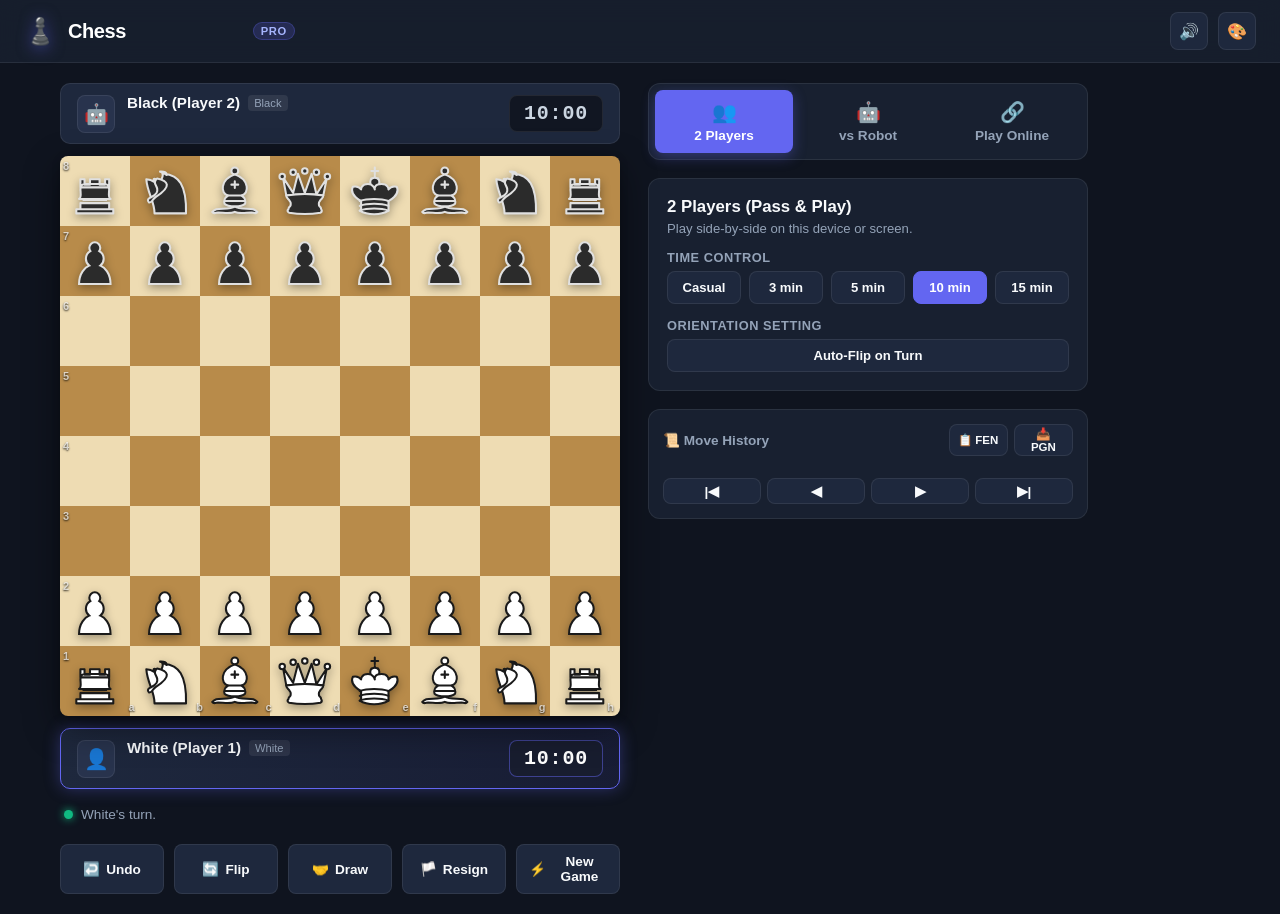
<file: index.html>
<!DOCTYPE html>
<html lang="en">
<head>
  <meta charset="UTF-8">
  <meta name="viewport" content="width=device-width, initial-scale=1.0, maximum-scale=1.0, user-scalable=no">
  <title>Chess - (Project by Netraa) | 2 Players • vs Robot • Online Share Link</title>
  <meta name="description" content="Play Chess online with 3 game modes: 2 players pass & play, vs intelligent robot AI, or play online via instant shareable link.">
  <link rel="stylesheet" href="css/board.css">
  <link rel="stylesheet" href="css/style.css">
</head>
<body>

  <!-- Top Navigation Bar -->
  <header class="app-header">
    <div class="brand">
      <div class="brand-icon">♟️</div>
      <div>
        <div class="brand-title">Chess <span style="font-size: 0.82rem; font-weight: 500; color: var(--text-secondary); opacity: 0.9;">- (Project by Netraa)</span></div>
      </div>
      <span class="brand-badge">Pro</span>
    </div>

    <div class="header-actions">
      <button id="btnSound" class="btn-icon" title="Toggle Sound">🔊</button>
      <button id="btnTheme" class="btn-icon" title="Switch Board Theme">🎨</button>
    </div>
  </header>

  <!-- Main Application Body -->
  <main class="app-container">

    <!-- Left Column: Board & Players -->
    <div class="board-column">

      <!-- Top Player Card -->
      <div id="topPlayerCard" class="player-card">
        <div class="player-info">
          <div class="player-avatar" id="topPlayerAvatar">🤖</div>
          <div class="player-details">
            <div class="player-name-row">
              <span id="topPlayerName" class="player-name">Black (Player 2)</span>
              <span id="topPlayerRole" class="player-role-badge">Black</span>
            </div>
            <div id="topCaptured" class="captured-tray"></div>
          </div>
        </div>
        <div id="topPlayerClock" class="player-clock">10:00</div>
      </div>

      <!-- Interactive Chessboard -->
      <div id="boardWrapper" class="chess-board-wrapper theme-walnut">
        <!-- Rendered dynamically by ChessUI -->
      </div>

      <!-- Bottom Player Card -->
      <div id="bottomPlayerCard" class="player-card active-turn">
        <div class="player-info">
          <div class="player-avatar" id="bottomPlayerAvatar">👤</div>
          <div class="player-details">
            <div class="player-name-row">
              <span id="bottomPlayerName" class="player-name">White (Player 1)</span>
              <span id="bottomPlayerRole" class="player-role-badge">White</span>
            </div>
            <div id="bottomCaptured" class="captured-tray"></div>
          </div>
        </div>
        <div id="bottomPlayerClock" class="player-clock">10:00</div>
      </div>

      <!-- Board Status Bar -->
      <div class="board-status-bar">
        <div class="status-indicator">
          <div id="statusDot" class="status-dot"></div>
          <span id="statusText">White's turn to move.</span>
        </div>
      </div>

      <!-- In-game Action Toolbar -->
      <div class="board-toolbar">
        <button id="btnUndo" class="btn-control" title="Undo Last Move">
          <span>↩️</span> Undo
        </button>
        <button id="btnFlip" class="btn-control" title="Flip Board Orientation">
          <span>🔄</span> Flip
        </button>
        <button id="btnDraw" class="btn-control" title="Offer a Draw">
          <span>🤝</span> Draw
        </button>
        <button id="btnResign" class="btn-control" title="Resign Current Game">
          <span>🏳️</span> Resign
        </button>
        <button id="btnNewGame" class="btn-control" title="Start a New Game">
          <span>⚡</span> New Game
        </button>
      </div>

    </div>

    <!-- Right Column: Game Modes & Info -->
    <div class="sidebar-column">

      <!-- 3 Primary Game Modes (Top Requirement) -->
      <div class="mode-tabs-card">
        <div class="mode-tabs-list">
          <button class="mode-tab-btn active" data-mode="local">
            <span class="tab-icon">👥</span>
            <span>2 Players</span>
          </button>
          <button class="mode-tab-btn" data-mode="robot">
            <span class="tab-icon">🤖</span>
            <span>vs Robot</span>
          </button>
          <button class="mode-tab-btn" data-mode="online">
            <span class="tab-icon">🔗</span>
            <span>Play Online</span>
          </button>
        </div>
      </div>

      <!-- Panel 1: 2 Players (Pass & Play) -->
      <div class="mode-panel active" data-panel="local">
        <div class="panel-header">
          <div class="panel-title">2 Players (Pass & Play)</div>
          <div class="panel-subtitle">Play side-by-side on this device or screen.</div>
        </div>

        <div class="local-options">
          <div class="option-group">
            <span class="option-label">Time Control</span>
            <div class="pills-group">
              <button class="pill-choice-btn" data-local-time="0">Casual</button>
              <button class="pill-choice-btn" data-local-time="3">3 min</button>
              <button class="pill-choice-btn" data-local-time="5">5 min</button>
              <button class="pill-choice-btn active" data-local-time="10">10 min</button>
              <button class="pill-choice-btn" data-local-time="15">15 min</button>
            </div>
          </div>

          <div class="option-group">
            <span class="option-label">Orientation Setting</span>
            <div class="pills-group">
              <button id="btnToggleAutoFlip" class="pill-choice-btn">Auto-Flip on Turn</button>
            </div>
          </div>
        </div>
      </div>

      <!-- Panel 2: vs Robot (Computer AI) -->
      <div class="mode-panel" data-panel="robot">
        <div class="panel-header">
          <div class="panel-title">Play with Robot AI</div>
          <div class="panel-subtitle">Challenge the computer engine with 3 difficulty tiers.</div>
        </div>

        <div class="robot-options">
          <div class="option-group">
            <span class="option-label">Difficulty Level</span>
            <div class="pills-group">
              <button class="pill-choice-btn" data-bot-diff="easy">Beginner (800)</button>
              <button class="pill-choice-btn active" data-bot-diff="medium">Club (1400)</button>
              <button class="pill-choice-btn" data-bot-diff="hard">Master (1900+)</button>
            </div>
          </div>

          <div class="option-group">
            <span class="option-label">Play As</span>
            <div class="pills-group">
              <button class="pill-choice-btn active" data-bot-color="w">White (1st)</button>
              <button class="pill-choice-btn" data-bot-color="b">Black (2nd)</button>
              <button class="pill-choice-btn" data-bot-color="random">Random</button>
            </div>
          </div>

          <!-- Robot Thinking Banner -->
          <div id="robotThinking" class="robot-thinking-banner">
            <div class="robot-spin">⚙️</div>
            <div id="robotComment">Robot is calculating best move...</div>
          </div>
        </div>
      </div>

      <!-- Panel 3: Play Online via Share Link -->
      <div class="mode-panel" data-panel="online">
        <div class="panel-header">
          <div class="panel-title">Play Online (Share Link)</div>
          <div class="panel-subtitle">Create a room and share the link with a friend to play instantly.</div>
        </div>

        <div class="online-options">

          <!-- Create Room Form -->
          <div id="onlineCreateBox" class="online-create-card">
            <div class="option-group">
              <span class="option-label">Time Control</span>
              <div class="pills-group">
                <button class="pill-choice-btn" data-online-time="0">Casual</button>
                <button class="pill-choice-btn" data-online-time="3">3 min</button>
                <button class="pill-choice-btn" data-online-time="5">5 min</button>
                <button class="pill-choice-btn active" data-online-time="10">10 min</button>
              </div>
            </div>

            <div class="option-group">
              <span class="option-label">Your Preferred Color</span>
              <div class="pills-group">
                <button class="pill-choice-btn active" data-online-color="random">Random</button>
                <button class="pill-choice-btn" data-online-color="white">White</button>
                <button class="pill-choice-btn" data-online-color="black">Black</button>
              </div>
            </div>

            <button id="btnCreateRoom" class="btn-primary">
              <span>🚀</span> Create Game Room & Link
            </button>
          </div>

          <!-- Active Room & Share Box (shown after room created or joined) -->
          <div id="onlineActiveBox" class="online-room-active" style="display: none;">
            <div class="option-group">
              <div style="display:flex; justify-content:space-between; align-items:center;">
                <span class="option-label">Room Code</span>
                <span id="roomCodeBadge" class="brand-badge">------</span>
              </div>
            </div>

            <div class="option-group">
              <span class="option-label">Shareable Game Link</span>
              <div class="share-link-box">
                <input id="shareLinkInput" class="input-share-link" type="text" readonly value="">
                <button id="btnCopyLink" class="btn-primary btn-copy" title="Copy link to clipboard">
                  <span>📋</span> Copy
                </button>
              </div>
            </div>

            <!-- QR Code for Instant Mobile Join -->
            <div class="qr-container">
              <canvas id="qrCanvas" class="qr-canvas"></canvas>
              <span class="qr-label">Scan with Phone to Play</span>
            </div>
          </div>

        </div>
      </div>

      <!-- In-Game Live Chat (Online Mode) -->
      <div id="chatCard" class="chat-card" style="display: none;">
        <div class="chat-header">
          <span>💬 Live In-Game Chat</span>
          <span style="font-size: 0.75rem; color: #10b981;">● Active</span>
        </div>
        <div id="chatMessages" class="chat-messages">
          <div class="chat-msg system">Room chat ready. Send a message or reaction!</div>
        </div>
        <div class="quick-reactions-row">
          <button class="reaction-btn" title="Fire">🔥</button>
          <button class="reaction-btn" title="Clap">👏</button>
          <button class="reaction-btn" title="Big Brain">🧠</button>
          <button class="reaction-btn" title="Surprised">😮</button>
          <button class="reaction-btn" title="Pawn">♟️</button>
          <button class="reaction-btn" title="Crown">👑</button>
        </div>
        <div class="chat-input-row">
          <input id="chatInput" class="chat-input" type="text" placeholder="Type a message..." maxlength="140">
          <button id="btnSendChat" class="btn-primary" style="padding: 6px 12px; font-size: 0.8rem;">Send</button>
        </div>
      </div>

      <!-- Move History Notation Card -->
      <div class="history-card">
        <div class="history-header">
          <span>📜 Move History</span>
          <div style="display: flex; gap: 6px;">
            <button id="btnCopyFEN" class="btn-control" style="padding: 2px 8px; font-size: 0.72rem;" title="Copy FEN to clipboard">📋 FEN</button>
            <button id="btnExportPGN" class="btn-control" style="padding: 2px 8px; font-size: 0.72rem;" title="Download PGN notation file">📥 PGN</button>
          </div>
        </div>
        <div id="movesList" class="history-moves-list">
          <!-- Dynamically populated e.g. 1. e4 e5 -->
        </div>
        <div class="history-nav-toolbar" style="display: flex; gap: 6px; margin-top: 6px;">
          <button id="btnNavStart" class="btn-control" style="padding: 4px 10px;" title="Starting Position">|◀</button>
          <button id="btnNavPrev" class="btn-control" style="padding: 4px 10px;" title="Previous Move (Left Arrow)">◀</button>
          <button id="btnNavNext" class="btn-control" style="padding: 4px 10px;" title="Next Move (Right Arrow)">▶</button>
          <button id="btnNavEnd" class="btn-control" style="padding: 4px 10px;" title="Current Live Position">▶|</button>
        </div>
      </div>

    </div>

  </main>

  <!-- Game Over Celebration Modal -->
  <div id="gameOverModal" class="gameover-modal-backdrop">
    <div class="gameover-dialog">
      <div class="gameover-icon">🏆</div>
      <div id="gameOverTitle" class="gameover-title">Checkmate!</div>
      <div id="gameOverDesc" class="gameover-desc">White wins by checkmate.</div>
      <div class="gameover-actions">
        <button id="btnModalRematch" class="btn-primary" style="flex: 1;">⚡ Rematch / New Game</button>
        <button id="btnModalClose" class="btn-control" style="flex: 1;">Review Board</button>
      </div>
    </div>
  </div>

  <!-- Toast Notification Container -->
  <div class="toast-container"></div>

  <!-- Core JavaScript Modules -->
  <script src="js/pieces.js"></script>
  <script src="js/engine.js"></script>
  <script src="js/ai.js"></script>
  <script src="js/sound.js"></script>
  <script src="js/qrcode.js"></script>
  <script src="js/ui.js"></script>
  <script src="js/online.js"></script>
  <script src="js/app.js"></script>
</body>
</html>
</file>
<file: css/board.css>
/* ==========================================================================
   Chessboard Styles, Themes, and Piece Visuals
   ========================================================================== */

.chess-board-wrapper {
  position: relative;
  width: 100%;
  max-width: 560px;
  aspect-ratio: 1 / 1;
  margin: 0 auto;
  user-select: none;
  -webkit-user-select: none;
  touch-action: none;
}

.chess-board {
  display: grid;
  grid-template-columns: repeat(8, 1fr);
  grid-template-rows: repeat(8, 1fr);
  width: 100%;
  height: 100%;
  border-radius: 8px;
  overflow: hidden;
  box-shadow: 0 12px 36px rgba(0, 0, 0, 0.45), 0 2px 8px rgba(0, 0, 0, 0.2);
  position: relative;
  transition: transform 0.25s ease;
}

/* Board Themes */

/* 1. Walnut Classic Theme (Default) */
.theme-walnut .board-square.light {
  background-color: #eedcb3;
}
.theme-walnut .board-square.dark {
  background-color: #b88b4a;
}

/* 2. Emerald Tournament Theme (Chess.com style) */
.theme-emerald .board-square.light {
  background-color: #ebecd0;
}
.theme-emerald .board-square.dark {
  background-color: #779556;
}

/* 3. Midnight Dark Theme */
.theme-midnight .board-square.light {
  background-color: #3b4252;
}
.theme-midnight .board-square.dark {
  background-color: #242933;
}

/* 4. Ice Crystal Theme */
.theme-ice .board-square.light {
  background-color: #dce5ef;
}
.theme-ice .board-square.dark {
  background-color: #6c88a8;
}

/* Square Container */
.board-square {
  position: relative;
  display: flex;
  align-items: center;
  justify-content: center;
  cursor: pointer;
  transition: background-color 0.15s ease;
}

/* Coordinate indicators */
.coords-files,
.coords-ranks {
  position: absolute;
  pointer-events: none;
  font-family: -apple-system, BlinkMacSystemFont, "Segoe UI", Roboto, sans-serif;
  font-weight: 700;
  font-size: 11px;
  z-index: 5;
}

.coords-files {
  bottom: 3px;
  left: 0;
  width: 100%;
  display: flex;
  justify-content: space-around;
  padding-left: 12px;
}

.coords-files .coord-file {
  width: 12.5%;
  text-align: right;
  padding-right: 6px;
  color: rgba(255, 255, 255, 0.7);
  text-shadow: 0 1px 2px rgba(0, 0, 0, 0.8);
}

.coords-ranks {
  top: 0;
  left: 3px;
  height: 100%;
  display: flex;
  flex-direction: column;
  justify-content: space-around;
}

.coords-ranks .coord-rank {
  height: 12.5%;
  padding-top: 4px;
  color: rgba(255, 255, 255, 0.7);
  text-shadow: 0 1px 2px rgba(0, 0, 0, 0.8);
}

/* Piece SVG */
.chess-piece {
  width: 88%;
  height: 88%;
  display: flex;
  align-items: center;
  justify-content: center;
  z-index: 2;
  cursor: grab;
  transition: transform 0.12s ease-out;
  filter: drop-shadow(0 3px 5px rgba(0, 0, 0, 0.35));
}

.chess-piece:active {
  cursor: grabbing;
}

.chess-piece svg {
  width: 100%;
  height: 100%;
  pointer-events: none;
}

/* Drag Ghost */
.chess-piece-ghost {
  position: fixed;
  width: 64px;
  height: 64px;
  pointer-events: none;
  z-index: 9999;
  filter: drop-shadow(0 14px 20px rgba(0, 0, 0, 0.5));
  transform: scale(1.15);
  transition: transform 0.05s ease;
}

.chess-piece-ghost svg {
  width: 100%;
  height: 100%;
}

/* Highlights */
.board-square.highlight-selected {
  background-color: rgba(247, 208, 97, 0.65) !important;
}

.board-square.highlight-last-move {
  background-color: rgba(245, 219, 114, 0.42) !important;
}

.board-square.highlight-check {
  background: radial-gradient(circle, rgba(235, 60, 60, 0.9) 0%, rgba(200, 30, 30, 0.45) 60%, transparent 100%) !important;
  animation: pulse-check 1.2s infinite ease-in-out;
}

@keyframes pulse-check {
  0% { transform: scale(1); }
  50% { transform: scale(1.04); filter: brightness(1.2); }
  100% { transform: scale(1); }
}

/* Legal Move Hints */
.move-hint-dot {
  position: absolute;
  width: 28%;
  height: 28%;
  background-color: rgba(0, 0, 0, 0.22);
  border-radius: 50%;
  pointer-events: none;
  z-index: 3;
}

.board-square.dark .move-hint-dot {
  background-color: rgba(0, 0, 0, 0.26);
}

.move-hint-capture {
  position: absolute;
  width: 82%;
  height: 82%;
  border: 5px solid rgba(0, 0, 0, 0.24);
  border-radius: 50%;
  pointer-events: none;
  z-index: 3;
  box-sizing: border-box;
}

.board-square.dark .move-hint-capture {
  border-color: rgba(0, 0, 0, 0.3);
}

/* Pawn Promotion Modal */
.promotion-modal-backdrop {
  position: fixed;
  inset: 0;
  background-color: rgba(10, 14, 23, 0.75);
  backdrop-filter: blur(4px);
  -webkit-backdrop-filter: blur(4px);
  display: flex;
  align-items: center;
  justify-content: center;
  z-index: 10000;
  animation: fadeIn 0.2s ease-out;
}

.promotion-dialog {
  background: #1e2433;
  border: 1px solid rgba(255, 255, 255, 0.12);
  border-radius: 14px;
  padding: 24px 28px;
  text-align: center;
  color: #ffffff;
  box-shadow: 0 20px 40px rgba(0, 0, 0, 0.6);
  max-width: 360px;
  width: 90%;
  animation: scaleUp 0.2s cubic-bezier(0.16, 1, 0.3, 1);
}

.promotion-dialog h3 {
  margin: 0 0 6px 0;
  font-size: 1.3rem;
  font-weight: 700;
}

.promotion-dialog p {
  margin: 0 0 20px 0;
  font-size: 0.9rem;
  color: #9aa5b8;
}

.promotion-pieces-list {
  display: flex;
  gap: 12px;
  justify-content: center;
}

.promotion-choice-btn {
  background: #2a3245;
  border: 2px solid rgba(255, 255, 255, 0.1);
  border-radius: 10px;
  width: 64px;
  height: 64px;
  display: flex;
  align-items: center;
  justify-content: center;
  cursor: pointer;
  transition: all 0.18s ease;
  padding: 6px;
}

.promotion-choice-btn:hover {
  background: #3b4661;
  border-color: #6366f1;
  transform: translateY(-4px);
  box-shadow: 0 8px 18px rgba(99, 102, 241, 0.35);
}

.promotion-choice-btn svg {
  width: 100%;
  height: 100%;
}

@keyframes fadeIn {
  from { opacity: 0; }
  to { opacity: 1; }
}

@keyframes scaleUp {
  from { transform: scale(0.9); opacity: 0; }
  to { transform: scale(1); opacity: 1; }
}
</file>
<file: css/style.css>
/* ==========================================================================
   Main Application Styles - Modern Grandmaster Chess UI
   ========================================================================== */

:root {
  --bg-primary: #0f141f;
  --bg-secondary: #182030;
  --bg-card: #1e283d;
  --bg-card-hover: #26334d;
  --accent-color: #6366f1;
  --accent-hover: #4f46e5;
  --accent-glow: rgba(99, 102, 241, 0.35);
  --success-color: #10b981;
  --danger-color: #ef4444;
  --warning-color: #f59e0b;
  --text-primary: #f8fafc;
  --text-secondary: #94a3b8;
  --text-muted: #64748b;
  --border-subtle: rgba(255, 255, 255, 0.08);
  --border-glow: rgba(99, 102, 241, 0.4);
  --font-sans: -apple-system, BlinkMacSystemFont, "Segoe UI", Roboto, "Helvetica Neue", Arial, sans-serif;
  --font-mono: ui-monospace, SFMono-Regular, Menlo, Monaco, Consolas, monospace;
}

* {
  box-sizing: border-box;
  margin: 0;
  padding: 0;
}

body {
  font-family: var(--font-sans);
  background-color: var(--bg-primary);
  color: var(--text-primary);
  min-height: 100vh;
  display: flex;
  flex-direction: column;
  overflow-x: hidden;
  -webkit-font-smoothing: antialiased;
}

/* App Header */
.app-header {
  background: rgba(24, 32, 48, 0.85);
  backdrop-filter: blur(12px);
  -webkit-backdrop-filter: blur(12px);
  border-bottom: 1px solid var(--border-subtle);
  padding: 12px 24px;
  display: flex;
  align-items: center;
  justify-content: space-between;
  position: sticky;
  top: 0;
  z-index: 50;
}

.brand {
  display: flex;
  align-items: center;
  gap: 12px;
}

.brand-icon {
  font-size: 26px;
  line-height: 1;
  filter: drop-shadow(0 2px 8px rgba(99, 102, 241, 0.5));
}

.brand-title {
  font-size: 1.25rem;
  font-weight: 800;
  letter-spacing: -0.02em;
  background: linear-gradient(135deg, #ffffff 40%, #a5b4fc 100%);
  -webkit-background-clip: text;
  -webkit-text-fill-color: transparent;
}

.brand-badge {
  font-size: 0.7rem;
  font-weight: 700;
  background: rgba(99, 102, 241, 0.2);
  color: #a5b4fc;
  padding: 2px 7px;
  border-radius: 12px;
  border: 1px solid rgba(99, 102, 241, 0.3);
  text-transform: uppercase;
  letter-spacing: 0.05em;
}

.header-actions {
  display: flex;
  align-items: center;
  gap: 10px;
}

.btn-icon {
  background: var(--bg-card);
  border: 1px solid var(--border-subtle);
  color: var(--text-primary);
  width: 38px;
  height: 38px;
  border-radius: 8px;
  display: flex;
  align-items: center;
  justify-content: center;
  cursor: pointer;
  transition: all 0.18s ease;
  font-size: 1rem;
}

.btn-icon:hover {
  background: var(--bg-card-hover);
  border-color: var(--border-glow);
  transform: translateY(-1px);
}

/* Main Layout */
.app-container {
  max-width: 1200px;
  width: 100%;
  margin: 0 auto;
  padding: 20px;
  display: grid;
  grid-template-columns: minmax(320px, 560px) minmax(300px, 440px);
  gap: 28px;
  align-items: start;
  flex: 1;
}

/* Left Pane: Chessboard & Players */
.board-column {
  display: flex;
  flex-direction: column;
  gap: 12px;
}

/* Player Card */
.player-card {
  background: var(--bg-card);
  border: 1px solid var(--border-subtle);
  border-radius: 10px;
  padding: 10px 16px;
  display: flex;
  align-items: center;
  justify-content: space-between;
  transition: all 0.2s ease;
}

.player-card.active-turn {
  border-color: var(--accent-color);
  box-shadow: 0 0 16px var(--accent-glow);
  background: linear-gradient(90deg, var(--bg-card) 0%, rgba(99, 102, 241, 0.1) 100%);
}

.player-info {
  display: flex;
  align-items: center;
  gap: 12px;
}

.player-avatar {
  width: 38px;
  height: 38px;
  border-radius: 8px;
  display: flex;
  align-items: center;
  justify-content: center;
  font-size: 1.25rem;
  background: #28334d;
  border: 1px solid var(--border-subtle);
}

.player-details {
  display: flex;
  flex-direction: column;
  gap: 2px;
}

.player-name-row {
  display: flex;
  align-items: center;
  gap: 8px;
}

.player-name {
  font-weight: 700;
  font-size: 0.95rem;
}

.player-role-badge {
  font-size: 0.7rem;
  padding: 2px 6px;
  border-radius: 4px;
  background: rgba(255, 255, 255, 0.08);
  color: var(--text-secondary);
}

.captured-tray {
  display: flex;
  align-items: center;
  gap: 3px;
  min-height: 20px;
}

.captured-piece-mini {
  width: 18px;
  height: 18px;
}

.captured-piece-mini svg {
  width: 100%;
  height: 100%;
}

.material-diff-badge {
  font-size: 0.75rem;
  font-weight: 700;
  color: #38bdf8;
  margin-left: 6px;
}

/* Digital Clock */
.player-clock {
  font-family: var(--font-mono);
  font-size: 1.25rem;
  font-weight: 700;
  background: #111622;
  border: 1px solid var(--border-subtle);
  border-radius: 8px;
  padding: 6px 14px;
  color: #cbd5e1;
  letter-spacing: 0.04em;
  transition: all 0.2s ease;
}

.player-card.active-turn .player-clock {
  color: #ffffff;
  border-color: rgba(99, 102, 241, 0.5);
  background: #181d2f;
}

.player-clock.low-time {
  color: var(--danger-color) !important;
  border-color: var(--danger-color) !important;
  animation: pulse-danger 1s infinite alternate;
}

@keyframes pulse-danger {
  0% { transform: scale(1); filter: drop-shadow(0 0 2px var(--danger-color)); }
  100% { transform: scale(1.04); filter: drop-shadow(0 0 8px var(--danger-color)); }
}

/* In-Board Status Bar */
.board-status-bar {
  display: flex;
  align-items: center;
  justify-content: space-between;
  padding: 6px 4px;
  font-size: 0.85rem;
  color: var(--text-secondary);
}

.status-indicator {
  display: flex;
  align-items: center;
  gap: 8px;
}

.status-dot {
  width: 9px;
  height: 9px;
  border-radius: 50%;
  background: var(--success-color);
  box-shadow: 0 0 8px var(--success-color);
}

.status-dot.waiting {
  background: var(--warning-color);
  box-shadow: 0 0 8px var(--warning-color);
  animation: blink 1.2s infinite ease-in-out;
}

@keyframes blink {
  0%, 100% { opacity: 0.3; }
  50% { opacity: 1; }
}

/* In-game action controls below board */
.board-toolbar {
  display: flex;
  gap: 10px;
  margin-top: 4px;
}

.btn-control {
  flex: 1;
  background: var(--bg-card);
  border: 1px solid var(--border-subtle);
  color: var(--text-primary);
  padding: 9px 12px;
  border-radius: 8px;
  font-size: 0.85rem;
  font-weight: 600;
  display: flex;
  align-items: center;
  justify-content: center;
  gap: 6px;
  cursor: pointer;
  transition: all 0.18s ease;
}

.btn-control:hover:not(:disabled) {
  background: var(--bg-card-hover);
  border-color: var(--border-glow);
  transform: translateY(-1px);
}

.btn-control:disabled {
  opacity: 0.4;
  cursor: not-allowed;
}

/* Right Pane: Game Modes & Info */
.sidebar-column {
  display: flex;
  flex-direction: column;
  gap: 18px;
}

/* Mode Selection Tabs (Top 3 options requested by user) */
.mode-tabs-card {
  background: var(--bg-secondary);
  border: 1px solid var(--border-subtle);
  border-radius: 12px;
  padding: 6px;
}

.mode-tabs-list {
  display: grid;
  grid-template-columns: 1fr 1fr 1fr;
  gap: 6px;
}

.mode-tab-btn {
  background: transparent;
  border: none;
  border-radius: 8px;
  padding: 10px 8px;
  color: var(--text-secondary);
  font-size: 0.85rem;
  font-weight: 700;
  cursor: pointer;
  display: flex;
  flex-direction: column;
  align-items: center;
  gap: 4px;
  transition: all 0.2s ease;
}

.mode-tab-btn span.tab-icon {
  font-size: 1.25rem;
}

.mode-tab-btn:hover {
  color: var(--text-primary);
  background: rgba(255, 255, 255, 0.04);
}

.mode-tab-btn.active {
  background: var(--accent-color);
  color: #ffffff;
  box-shadow: 0 4px 14px var(--accent-glow);
}

/* Mode Content Panels */
.mode-panel {
  display: none;
  background: var(--bg-secondary);
  border: 1px solid var(--border-subtle);
  border-radius: 12px;
  padding: 18px;
  animation: fadeIn 0.2s ease-out;
}

.mode-panel.active {
  display: block;
}

.panel-header {
  margin-bottom: 14px;
}

.panel-title {
  font-size: 1.05rem;
  font-weight: 700;
  margin-bottom: 4px;
}

.panel-subtitle {
  font-size: 0.82rem;
  color: var(--text-secondary);
}

/* Option 1: 2 Players Panel */
.local-options {
  display: flex;
  flex-direction: column;
  gap: 14px;
}

.option-group {
  display: flex;
  flex-direction: column;
  gap: 6px;
}

.option-label {
  font-size: 0.8rem;
  font-weight: 600;
  text-transform: uppercase;
  letter-spacing: 0.04em;
  color: var(--text-secondary);
}

.pills-group {
  display: flex;
  gap: 8px;
  flex-wrap: wrap;
}

.pill-choice-btn {
  flex: 1;
  min-width: 60px;
  background: var(--bg-card);
  border: 1px solid var(--border-subtle);
  color: var(--text-primary);
  padding: 8px 12px;
  border-radius: 8px;
  font-size: 0.82rem;
  font-weight: 600;
  cursor: pointer;
  text-align: center;
  transition: all 0.16s ease;
}

.pill-choice-btn:hover {
  background: var(--bg-card-hover);
}

.pill-choice-btn.active {
  background: var(--accent-color);
  border-color: var(--accent-color);
  color: #ffffff;
}

/* Option 2: Robot Panel */
.robot-options {
  display: flex;
  flex-direction: column;
  gap: 14px;
}

.robot-thinking-banner {
  display: none;
  background: rgba(99, 102, 241, 0.15);
  border: 1px solid rgba(99, 102, 241, 0.35);
  border-radius: 8px;
  padding: 10px 14px;
  align-items: center;
  gap: 10px;
  font-size: 0.85rem;
  color: #c7d2fe;
}

.robot-thinking-banner.show {
  display: flex;
}

.robot-spin {
  animation: rotate-bot 1.2s infinite linear;
  font-size: 1.1rem;
}

@keyframes rotate-bot {
  from { transform: rotate(0deg); }
  to { transform: rotate(360deg); }
}

/* Option 3: Online Share Link Panel */
.online-options {
  display: flex;
  flex-direction: column;
  gap: 16px;
}

.online-create-card,
.online-room-active {
  background: var(--bg-card);
  border: 1px solid var(--border-subtle);
  border-radius: 10px;
  padding: 16px;
  display: flex;
  flex-direction: column;
  gap: 14px;
}

.share-link-box {
  display: flex;
  gap: 8px;
}

.input-share-link {
  flex: 1;
  background: #121722;
  border: 1px solid var(--border-subtle);
  border-radius: 8px;
  padding: 10px 12px;
  color: #ffffff;
  font-family: var(--font-mono);
  font-size: 0.82rem;
  outline: none;
}

.input-share-link:focus {
  border-color: var(--accent-color);
}

.btn-primary {
  background: var(--accent-color);
  color: #ffffff;
  border: none;
  border-radius: 8px;
  padding: 10px 18px;
  font-size: 0.88rem;
  font-weight: 700;
  cursor: pointer;
  display: flex;
  align-items: center;
  justify-content: center;
  gap: 8px;
  transition: all 0.18s ease;
  box-shadow: 0 4px 14px var(--accent-glow);
}

.btn-primary:hover {
  background: var(--accent-hover);
  transform: translateY(-1px);
}

.btn-copy {
  white-space: nowrap;
}

/* QR Code Display Container */
.qr-container {
  display: flex;
  flex-direction: column;
  align-items: center;
  gap: 10px;
  padding: 12px;
  background: #ffffff;
  border-radius: 12px;
  width: fit-content;
  margin: 0 auto;
}

.qr-canvas {
  width: 160px;
  height: 160px;
  border-radius: 4px;
}

.qr-label {
  color: #1e293b;
  font-size: 0.75rem;
  font-weight: 700;
  text-transform: uppercase;
  letter-spacing: 0.05em;
}

/* In-Game Live Chat (Online mode) */
.chat-card {
  background: var(--bg-secondary);
  border: 1px solid var(--border-subtle);
  border-radius: 12px;
  padding: 14px;
  display: flex;
  flex-direction: column;
  gap: 10px;
  height: 220px;
}

.chat-header {
  font-size: 0.85rem;
  font-weight: 700;
  color: var(--text-secondary);
  display: flex;
  justify-content: space-between;
  align-items: center;
}

.chat-messages {
  flex: 1;
  overflow-y: auto;
  display: flex;
  flex-direction: column;
  gap: 6px;
  padding-right: 4px;
}

.chat-msg {
  font-size: 0.82rem;
  padding: 6px 10px;
  border-radius: 8px;
  max-width: 85%;
  word-break: break-word;
}

.chat-msg.self {
  background: var(--accent-color);
  color: #ffffff;
  align-self: flex-end;
}

.chat-msg.opponent {
  background: var(--bg-card);
  color: var(--text-primary);
  border: 1px solid var(--border-subtle);
  align-self: flex-start;
}

.chat-msg.system {
  font-size: 0.75rem;
  color: var(--text-muted);
  align-self: center;
  font-style: italic;
}

.chat-input-row {
  display: flex;
  gap: 8px;
}

.chat-input {
  flex: 1;
  background: var(--bg-card);
  border: 1px solid var(--border-subtle);
  border-radius: 6px;
  padding: 6px 10px;
  color: var(--text-primary);
  font-size: 0.82rem;
  outline: none;
}

.quick-reactions-row {
  display: flex;
  gap: 6px;
  justify-content: space-between;
}

.reaction-btn {
  background: var(--bg-card);
  border: 1px solid var(--border-subtle);
  border-radius: 6px;
  padding: 4px 8px;
  font-size: 1rem;
  cursor: pointer;
  transition: all 0.15s ease;
}

.reaction-btn:hover {
  background: var(--bg-card-hover);
  transform: scale(1.15);
}

/* Move History Card */
.history-card {
  background: var(--bg-secondary);
  border: 1px solid var(--border-subtle);
  border-radius: 12px;
  padding: 14px;
  display: flex;
  flex-direction: column;
  gap: 8px;
}

.history-header {
  font-size: 0.85rem;
  font-weight: 700;
  color: var(--text-secondary);
  display: flex;
  justify-content: space-between;
  align-items: center;
}

.history-moves-list {
  max-height: 140px;
  overflow-y: auto;
  display: grid;
  grid-template-columns: 36px 1fr 1fr;
  row-gap: 4px;
  column-gap: 8px;
  font-family: var(--font-mono);
  font-size: 0.82rem;
  padding-right: 4px;
}

.history-move-num {
  color: var(--text-muted);
  text-align: right;
}

.history-move-white,
.history-move-black {
  padding: 2px 6px;
  border-radius: 4px;
  cursor: pointer;
}

.history-move-white:hover,
.history-move-black:hover {
  background: var(--bg-card-hover);
}

.history-move-white.current,
.history-move-black.current {
  background: rgba(99, 102, 241, 0.3);
  color: #a5b4fc;
  font-weight: 700;
}

/* Game Over Modal */
.gameover-modal-backdrop {
  position: fixed;
  inset: 0;
  background: rgba(10, 14, 23, 0.85);
  backdrop-filter: blur(6px);
  -webkit-backdrop-filter: blur(6px);
  display: none;
  align-items: center;
  justify-content: center;
  z-index: 10001;
}

.gameover-modal-backdrop.show {
  display: flex;
  animation: fadeIn 0.25s ease-out;
}

.gameover-dialog {
  background: var(--bg-secondary);
  border: 1px solid var(--border-glow);
  box-shadow: 0 24px 48px rgba(0, 0, 0, 0.7);
  border-radius: 16px;
  padding: 32px 36px;
  text-align: center;
  max-width: 420px;
  width: 90%;
  animation: scaleUp 0.25s cubic-bezier(0.16, 1, 0.3, 1);
}

.gameover-icon {
  font-size: 3.5rem;
  margin-bottom: 12px;
}

.gameover-title {
  font-size: 1.6rem;
  font-weight: 800;
  margin-bottom: 6px;
}

.gameover-desc {
  font-size: 0.95rem;
  color: var(--text-secondary);
  margin-bottom: 24px;
}

.gameover-actions {
  display: flex;
  gap: 12px;
}

/* Toast Notifications */
.toast-container {
  position: fixed;
  bottom: 24px;
  left: 50%;
  transform: translateX(-50%);
  display: flex;
  flex-direction: column;
  gap: 8px;
  z-index: 99999;
  pointer-events: none;
}

.toast-message {
  background: #1e293b;
  color: #ffffff;
  border: 1px solid rgba(255, 255, 255, 0.15);
  padding: 10px 18px;
  border-radius: 8px;
  font-size: 0.88rem;
  font-weight: 600;
  box-shadow: 0 10px 25px rgba(0, 0, 0, 0.5);
  opacity: 0;
  transform: translateY(12px);
  transition: all 0.25s cubic-bezier(0.16, 1, 0.3, 1);
}

.toast-message.toast-show {
  opacity: 1;
  transform: translateY(0);
}

.toast-success {
  border-color: var(--success-color);
}

.toast-danger {
  border-color: var(--danger-color);
}

/* Responsive queries */
@media (max-width: 900px) {
  .app-container {
    grid-template-columns: 1fr;
    max-width: 600px;
    padding: 14px;
  }
}
</file>
<file: static/css/board.css>
/* ==========================================================================
   Chessboard Styles, Themes, and Piece Visuals
   ========================================================================== */

.chess-board-wrapper {
  position: relative;
  width: 100%;
  max-width: 560px;
  aspect-ratio: 1 / 1;
  margin: 0 auto;
  user-select: none;
  -webkit-user-select: none;
  touch-action: none;
}

.chess-board {
  display: grid;
  grid-template-columns: repeat(8, 1fr);
  grid-template-rows: repeat(8, 1fr);
  width: 100%;
  height: 100%;
  border-radius: 8px;
  overflow: hidden;
  box-shadow: 0 12px 36px rgba(0, 0, 0, 0.45), 0 2px 8px rgba(0, 0, 0, 0.2);
  position: relative;
  transition: transform 0.25s ease;
}

/* Board Themes */

/* 1. Walnut Classic Theme (Default) */
.theme-walnut .board-square.light {
  background-color: #eedcb3;
}
.theme-walnut .board-square.dark {
  background-color: #b88b4a;
}

/* 2. Emerald Tournament Theme (Chess.com style) */
.theme-emerald .board-square.light {
  background-color: #ebecd0;
}
.theme-emerald .board-square.dark {
  background-color: #779556;
}

/* 3. Midnight Dark Theme */
.theme-midnight .board-square.light {
  background-color: #3b4252;
}
.theme-midnight .board-square.dark {
  background-color: #242933;
}

/* 4. Ice Crystal Theme */
.theme-ice .board-square.light {
  background-color: #dce5ef;
}
.theme-ice .board-square.dark {
  background-color: #6c88a8;
}

/* Square Container */
.board-square {
  position: relative;
  display: flex;
  align-items: center;
  justify-content: center;
  cursor: pointer;
  transition: background-color 0.15s ease;
}

/* Coordinate indicators */
.coords-files,
.coords-ranks {
  position: absolute;
  pointer-events: none;
  font-family: -apple-system, BlinkMacSystemFont, "Segoe UI", Roboto, sans-serif;
  font-weight: 700;
  font-size: 11px;
  z-index: 5;
}

.coords-files {
  bottom: 3px;
  left: 0;
  width: 100%;
  display: flex;
  justify-content: space-around;
  padding-left: 12px;
}

.coords-files .coord-file {
  width: 12.5%;
  text-align: right;
  padding-right: 6px;
  color: rgba(255, 255, 255, 0.7);
  text-shadow: 0 1px 2px rgba(0, 0, 0, 0.8);
}

.coords-ranks {
  top: 0;
  left: 3px;
  height: 100%;
  display: flex;
  flex-direction: column;
  justify-content: space-around;
}

.coords-ranks .coord-rank {
  height: 12.5%;
  padding-top: 4px;
  color: rgba(255, 255, 255, 0.7);
  text-shadow: 0 1px 2px rgba(0, 0, 0, 0.8);
}

/* Piece SVG */
.chess-piece {
  width: 88%;
  height: 88%;
  display: flex;
  align-items: center;
  justify-content: center;
  z-index: 2;
  cursor: grab;
  transition: transform 0.12s ease-out;
  filter: drop-shadow(0 3px 5px rgba(0, 0, 0, 0.35));
}

.chess-piece:active {
  cursor: grabbing;
}

.chess-piece svg {
  width: 100%;
  height: 100%;
  pointer-events: none;
}

/* Drag Ghost */
.chess-piece-ghost {
  position: fixed;
  width: 64px;
  height: 64px;
  pointer-events: none;
  z-index: 9999;
  filter: drop-shadow(0 14px 20px rgba(0, 0, 0, 0.5));
  transform: scale(1.15);
  transition: transform 0.05s ease;
}

.chess-piece-ghost svg {
  width: 100%;
  height: 100%;
}

/* Highlights */
.board-square.highlight-selected {
  background-color: rgba(247, 208, 97, 0.65) !important;
}

.board-square.highlight-last-move {
  background-color: rgba(245, 219, 114, 0.42) !important;
}

.board-square.highlight-check {
  background: radial-gradient(circle, rgba(235, 60, 60, 0.9) 0%, rgba(200, 30, 30, 0.45) 60%, transparent 100%) !important;
  animation: pulse-check 1.2s infinite ease-in-out;
}

@keyframes pulse-check {
  0% { transform: scale(1); }
  50% { transform: scale(1.04); filter: brightness(1.2); }
  100% { transform: scale(1); }
}

/* Legal Move Hints */
.move-hint-dot {
  position: absolute;
  width: 28%;
  height: 28%;
  background-color: rgba(0, 0, 0, 0.22);
  border-radius: 50%;
  pointer-events: none;
  z-index: 3;
}

.board-square.dark .move-hint-dot {
  background-color: rgba(0, 0, 0, 0.26);
}

.move-hint-capture {
  position: absolute;
  width: 82%;
  height: 82%;
  border: 5px solid rgba(0, 0, 0, 0.24);
  border-radius: 50%;
  pointer-events: none;
  z-index: 3;
  box-sizing: border-box;
}

.board-square.dark .move-hint-capture {
  border-color: rgba(0, 0, 0, 0.3);
}

/* Pawn Promotion Modal */
.promotion-modal-backdrop {
  position: fixed;
  inset: 0;
  background-color: rgba(10, 14, 23, 0.75);
  backdrop-filter: blur(4px);
  -webkit-backdrop-filter: blur(4px);
  display: flex;
  align-items: center;
  justify-content: center;
  z-index: 10000;
  animation: fadeIn 0.2s ease-out;
}

.promotion-dialog {
  background: #1e2433;
  border: 1px solid rgba(255, 255, 255, 0.12);
  border-radius: 14px;
  padding: 24px 28px;
  text-align: center;
  color: #ffffff;
  box-shadow: 0 20px 40px rgba(0, 0, 0, 0.6);
  max-width: 360px;
  width: 90%;
  animation: scaleUp 0.2s cubic-bezier(0.16, 1, 0.3, 1);
}

.promotion-dialog h3 {
  margin: 0 0 6px 0;
  font-size: 1.3rem;
  font-weight: 700;
}

.promotion-dialog p {
  margin: 0 0 20px 0;
  font-size: 0.9rem;
  color: #9aa5b8;
}

.promotion-pieces-list {
  display: flex;
  gap: 12px;
  justify-content: center;
}

.promotion-choice-btn {
  background: #2a3245;
  border: 2px solid rgba(255, 255, 255, 0.1);
  border-radius: 10px;
  width: 64px;
  height: 64px;
  display: flex;
  align-items: center;
  justify-content: center;
  cursor: pointer;
  transition: all 0.18s ease;
  padding: 6px;
}

.promotion-choice-btn:hover {
  background: #3b4661;
  border-color: #6366f1;
  transform: translateY(-4px);
  box-shadow: 0 8px 18px rgba(99, 102, 241, 0.35);
}

.promotion-choice-btn svg {
  width: 100%;
  height: 100%;
}

@keyframes fadeIn {
  from { opacity: 0; }
  to { opacity: 1; }
}

@keyframes scaleUp {
  from { transform: scale(0.9); opacity: 0; }
  to { transform: scale(1); opacity: 1; }
}
</file>
<file: static/css/style.css>
/* ==========================================================================
   Main Application Styles - Modern Grandmaster Chess UI
   ========================================================================== */

:root {
  --bg-primary: #0f141f;
  --bg-secondary: #182030;
  --bg-card: #1e283d;
  --bg-card-hover: #26334d;
  --accent-color: #6366f1;
  --accent-hover: #4f46e5;
  --accent-glow: rgba(99, 102, 241, 0.35);
  --success-color: #10b981;
  --danger-color: #ef4444;
  --warning-color: #f59e0b;
  --text-primary: #f8fafc;
  --text-secondary: #94a3b8;
  --text-muted: #64748b;
  --border-subtle: rgba(255, 255, 255, 0.08);
  --border-glow: rgba(99, 102, 241, 0.4);
  --font-sans: -apple-system, BlinkMacSystemFont, "Segoe UI", Roboto, "Helvetica Neue", Arial, sans-serif;
  --font-mono: ui-monospace, SFMono-Regular, Menlo, Monaco, Consolas, monospace;
}

* {
  box-sizing: border-box;
  margin: 0;
  padding: 0;
}

body {
  font-family: var(--font-sans);
  background-color: var(--bg-primary);
  color: var(--text-primary);
  min-height: 100vh;
  display: flex;
  flex-direction: column;
  overflow-x: hidden;
  -webkit-font-smoothing: antialiased;
}

/* App Header */
.app-header {
  background: rgba(24, 32, 48, 0.85);
  backdrop-filter: blur(12px);
  -webkit-backdrop-filter: blur(12px);
  border-bottom: 1px solid var(--border-subtle);
  padding: 12px 24px;
  display: flex;
  align-items: center;
  justify-content: space-between;
  position: sticky;
  top: 0;
  z-index: 50;
}

.brand {
  display: flex;
  align-items: center;
  gap: 12px;
}

.brand-icon {
  font-size: 26px;
  line-height: 1;
  filter: drop-shadow(0 2px 8px rgba(99, 102, 241, 0.5));
}

.brand-title {
  font-size: 1.25rem;
  font-weight: 800;
  letter-spacing: -0.02em;
  background: linear-gradient(135deg, #ffffff 40%, #a5b4fc 100%);
  -webkit-background-clip: text;
  -webkit-text-fill-color: transparent;
}

.brand-badge {
  font-size: 0.7rem;
  font-weight: 700;
  background: rgba(99, 102, 241, 0.2);
  color: #a5b4fc;
  padding: 2px 7px;
  border-radius: 12px;
  border: 1px solid rgba(99, 102, 241, 0.3);
  text-transform: uppercase;
  letter-spacing: 0.05em;
}

.header-actions {
  display: flex;
  align-items: center;
  gap: 10px;
}

.btn-icon {
  background: var(--bg-card);
  border: 1px solid var(--border-subtle);
  color: var(--text-primary);
  width: 38px;
  height: 38px;
  border-radius: 8px;
  display: flex;
  align-items: center;
  justify-content: center;
  cursor: pointer;
  transition: all 0.18s ease;
  font-size: 1rem;
}

.btn-icon:hover {
  background: var(--bg-card-hover);
  border-color: var(--border-glow);
  transform: translateY(-1px);
}

/* Main Layout */
.app-container {
  max-width: 1200px;
  width: 100%;
  margin: 0 auto;
  padding: 20px;
  display: grid;
  grid-template-columns: minmax(320px, 560px) minmax(300px, 440px);
  gap: 28px;
  align-items: start;
  flex: 1;
}

/* Left Pane: Chessboard & Players */
.board-column {
  display: flex;
  flex-direction: column;
  gap: 12px;
}

/* Player Card */
.player-card {
  background: var(--bg-card);
  border: 1px solid var(--border-subtle);
  border-radius: 10px;
  padding: 10px 16px;
  display: flex;
  align-items: center;
  justify-content: space-between;
  transition: all 0.2s ease;
}

.player-card.active-turn {
  border-color: var(--accent-color);
  box-shadow: 0 0 16px var(--accent-glow);
  background: linear-gradient(90deg, var(--bg-card) 0%, rgba(99, 102, 241, 0.1) 100%);
}

.player-info {
  display: flex;
  align-items: center;
  gap: 12px;
}

.player-avatar {
  width: 38px;
  height: 38px;
  border-radius: 8px;
  display: flex;
  align-items: center;
  justify-content: center;
  font-size: 1.25rem;
  background: #28334d;
  border: 1px solid var(--border-subtle);
}

.player-details {
  display: flex;
  flex-direction: column;
  gap: 2px;
}

.player-name-row {
  display: flex;
  align-items: center;
  gap: 8px;
}

.player-name {
  font-weight: 700;
  font-size: 0.95rem;
}

.player-role-badge {
  font-size: 0.7rem;
  padding: 2px 6px;
  border-radius: 4px;
  background: rgba(255, 255, 255, 0.08);
  color: var(--text-secondary);
}

.captured-tray {
  display: flex;
  align-items: center;
  gap: 3px;
  min-height: 20px;
}

.captured-piece-mini {
  width: 18px;
  height: 18px;
}

.captured-piece-mini svg {
  width: 100%;
  height: 100%;
}

.material-diff-badge {
  font-size: 0.75rem;
  font-weight: 700;
  color: #38bdf8;
  margin-left: 6px;
}

/* Digital Clock */
.player-clock {
  font-family: var(--font-mono);
  font-size: 1.25rem;
  font-weight: 700;
  background: #111622;
  border: 1px solid var(--border-subtle);
  border-radius: 8px;
  padding: 6px 14px;
  color: #cbd5e1;
  letter-spacing: 0.04em;
  transition: all 0.2s ease;
}

.player-card.active-turn .player-clock {
  color: #ffffff;
  border-color: rgba(99, 102, 241, 0.5);
  background: #181d2f;
}

.player-clock.low-time {
  color: var(--danger-color) !important;
  border-color: var(--danger-color) !important;
  animation: pulse-danger 1s infinite alternate;
}

@keyframes pulse-danger {
  0% { transform: scale(1); filter: drop-shadow(0 0 2px var(--danger-color)); }
  100% { transform: scale(1.04); filter: drop-shadow(0 0 8px var(--danger-color)); }
}

/* In-Board Status Bar */
.board-status-bar {
  display: flex;
  align-items: center;
  justify-content: space-between;
  padding: 6px 4px;
  font-size: 0.85rem;
  color: var(--text-secondary);
}

.status-indicator {
  display: flex;
  align-items: center;
  gap: 8px;
}

.status-dot {
  width: 9px;
  height: 9px;
  border-radius: 50%;
  background: var(--success-color);
  box-shadow: 0 0 8px var(--success-color);
}

.status-dot.waiting {
  background: var(--warning-color);
  box-shadow: 0 0 8px var(--warning-color);
  animation: blink 1.2s infinite ease-in-out;
}

@keyframes blink {
  0%, 100% { opacity: 0.3; }
  50% { opacity: 1; }
}

/* In-game action controls below board */
.board-toolbar {
  display: flex;
  gap: 10px;
  margin-top: 4px;
}

.btn-control {
  flex: 1;
  background: var(--bg-card);
  border: 1px solid var(--border-subtle);
  color: var(--text-primary);
  padding: 9px 12px;
  border-radius: 8px;
  font-size: 0.85rem;
  font-weight: 600;
  display: flex;
  align-items: center;
  justify-content: center;
  gap: 6px;
  cursor: pointer;
  transition: all 0.18s ease;
}

.btn-control:hover:not(:disabled) {
  background: var(--bg-card-hover);
  border-color: var(--border-glow);
  transform: translateY(-1px);
}

.btn-control:disabled {
  opacity: 0.4;
  cursor: not-allowed;
}

/* Right Pane: Game Modes & Info */
.sidebar-column {
  display: flex;
  flex-direction: column;
  gap: 18px;
}

/* Mode Selection Tabs (Top 3 options requested by user) */
.mode-tabs-card {
  background: var(--bg-secondary);
  border: 1px solid var(--border-subtle);
  border-radius: 12px;
  padding: 6px;
}

.mode-tabs-list {
  display: grid;
  grid-template-columns: 1fr 1fr 1fr;
  gap: 6px;
}

.mode-tab-btn {
  background: transparent;
  border: none;
  border-radius: 8px;
  padding: 10px 8px;
  color: var(--text-secondary);
  font-size: 0.85rem;
  font-weight: 700;
  cursor: pointer;
  display: flex;
  flex-direction: column;
  align-items: center;
  gap: 4px;
  transition: all 0.2s ease;
}

.mode-tab-btn span.tab-icon {
  font-size: 1.25rem;
}

.mode-tab-btn:hover {
  color: var(--text-primary);
  background: rgba(255, 255, 255, 0.04);
}

.mode-tab-btn.active {
  background: var(--accent-color);
  color: #ffffff;
  box-shadow: 0 4px 14px var(--accent-glow);
}

/* Mode Content Panels */
.mode-panel {
  display: none;
  background: var(--bg-secondary);
  border: 1px solid var(--border-subtle);
  border-radius: 12px;
  padding: 18px;
  animation: fadeIn 0.2s ease-out;
}

.mode-panel.active {
  display: block;
}

.panel-header {
  margin-bottom: 14px;
}

.panel-title {
  font-size: 1.05rem;
  font-weight: 700;
  margin-bottom: 4px;
}

.panel-subtitle {
  font-size: 0.82rem;
  color: var(--text-secondary);
}

/* Option 1: 2 Players Panel */
.local-options {
  display: flex;
  flex-direction: column;
  gap: 14px;
}

.option-group {
  display: flex;
  flex-direction: column;
  gap: 6px;
}

.option-label {
  font-size: 0.8rem;
  font-weight: 600;
  text-transform: uppercase;
  letter-spacing: 0.04em;
  color: var(--text-secondary);
}

.pills-group {
  display: flex;
  gap: 8px;
  flex-wrap: wrap;
}

.pill-choice-btn {
  flex: 1;
  min-width: 60px;
  background: var(--bg-card);
  border: 1px solid var(--border-subtle);
  color: var(--text-primary);
  padding: 8px 12px;
  border-radius: 8px;
  font-size: 0.82rem;
  font-weight: 600;
  cursor: pointer;
  text-align: center;
  transition: all 0.16s ease;
}

.pill-choice-btn:hover {
  background: var(--bg-card-hover);
}

.pill-choice-btn.active {
  background: var(--accent-color);
  border-color: var(--accent-color);
  color: #ffffff;
}

/* Option 2: Robot Panel */
.robot-options {
  display: flex;
  flex-direction: column;
  gap: 14px;
}

.robot-thinking-banner {
  display: none;
  background: rgba(99, 102, 241, 0.15);
  border: 1px solid rgba(99, 102, 241, 0.35);
  border-radius: 8px;
  padding: 10px 14px;
  align-items: center;
  gap: 10px;
  font-size: 0.85rem;
  color: #c7d2fe;
}

.robot-thinking-banner.show {
  display: flex;
}

.robot-spin {
  animation: rotate-bot 1.2s infinite linear;
  font-size: 1.1rem;
}

@keyframes rotate-bot {
  from { transform: rotate(0deg); }
  to { transform: rotate(360deg); }
}

/* Option 3: Online Share Link Panel */
.online-options {
  display: flex;
  flex-direction: column;
  gap: 16px;
}

.online-create-card,
.online-room-active {
  background: var(--bg-card);
  border: 1px solid var(--border-subtle);
  border-radius: 10px;
  padding: 16px;
  display: flex;
  flex-direction: column;
  gap: 14px;
}

.share-link-box {
  display: flex;
  gap: 8px;
}

.input-share-link {
  flex: 1;
  background: #121722;
  border: 1px solid var(--border-subtle);
  border-radius: 8px;
  padding: 10px 12px;
  color: #ffffff;
  font-family: var(--font-mono);
  font-size: 0.82rem;
  outline: none;
}

.input-share-link:focus {
  border-color: var(--accent-color);
}

.btn-primary {
  background: var(--accent-color);
  color: #ffffff;
  border: none;
  border-radius: 8px;
  padding: 10px 18px;
  font-size: 0.88rem;
  font-weight: 700;
  cursor: pointer;
  display: flex;
  align-items: center;
  justify-content: center;
  gap: 8px;
  transition: all 0.18s ease;
  box-shadow: 0 4px 14px var(--accent-glow);
}

.btn-primary:hover {
  background: var(--accent-hover);
  transform: translateY(-1px);
}

.btn-copy {
  white-space: nowrap;
}

/* QR Code Display Container */
.qr-container {
  display: flex;
  flex-direction: column;
  align-items: center;
  gap: 10px;
  padding: 12px;
  background: #ffffff;
  border-radius: 12px;
  width: fit-content;
  margin: 0 auto;
}

.qr-canvas {
  width: 160px;
  height: 160px;
  border-radius: 4px;
}

.qr-label {
  color: #1e293b;
  font-size: 0.75rem;
  font-weight: 700;
  text-transform: uppercase;
  letter-spacing: 0.05em;
}

/* In-Game Live Chat (Online mode) */
.chat-card {
  background: var(--bg-secondary);
  border: 1px solid var(--border-subtle);
  border-radius: 12px;
  padding: 14px;
  display: flex;
  flex-direction: column;
  gap: 10px;
  height: 220px;
}

.chat-header {
  font-size: 0.85rem;
  font-weight: 700;
  color: var(--text-secondary);
  display: flex;
  justify-content: space-between;
  align-items: center;
}

.chat-messages {
  flex: 1;
  overflow-y: auto;
  display: flex;
  flex-direction: column;
  gap: 6px;
  padding-right: 4px;
}

.chat-msg {
  font-size: 0.82rem;
  padding: 6px 10px;
  border-radius: 8px;
  max-width: 85%;
  word-break: break-word;
}

.chat-msg.self {
  background: var(--accent-color);
  color: #ffffff;
  align-self: flex-end;
}

.chat-msg.opponent {
  background: var(--bg-card);
  color: var(--text-primary);
  border: 1px solid var(--border-subtle);
  align-self: flex-start;
}

.chat-msg.system {
  font-size: 0.75rem;
  color: var(--text-muted);
  align-self: center;
  font-style: italic;
}

.chat-input-row {
  display: flex;
  gap: 8px;
}

.chat-input {
  flex: 1;
  background: var(--bg-card);
  border: 1px solid var(--border-subtle);
  border-radius: 6px;
  padding: 6px 10px;
  color: var(--text-primary);
  font-size: 0.82rem;
  outline: none;
}

.quick-reactions-row {
  display: flex;
  gap: 6px;
  justify-content: space-between;
}

.reaction-btn {
  background: var(--bg-card);
  border: 1px solid var(--border-subtle);
  border-radius: 6px;
  padding: 4px 8px;
  font-size: 1rem;
  cursor: pointer;
  transition: all 0.15s ease;
}

.reaction-btn:hover {
  background: var(--bg-card-hover);
  transform: scale(1.15);
}

/* Move History Card */
.history-card {
  background: var(--bg-secondary);
  border: 1px solid var(--border-subtle);
  border-radius: 12px;
  padding: 14px;
  display: flex;
  flex-direction: column;
  gap: 8px;
}

.history-header {
  font-size: 0.85rem;
  font-weight: 700;
  color: var(--text-secondary);
  display: flex;
  justify-content: space-between;
  align-items: center;
}

.history-moves-list {
  max-height: 140px;
  overflow-y: auto;
  display: grid;
  grid-template-columns: 36px 1fr 1fr;
  row-gap: 4px;
  column-gap: 8px;
  font-family: var(--font-mono);
  font-size: 0.82rem;
  padding-right: 4px;
}

.history-move-num {
  color: var(--text-muted);
  text-align: right;
}

.history-move-white,
.history-move-black {
  padding: 2px 6px;
  border-radius: 4px;
  cursor: pointer;
}

.history-move-white:hover,
.history-move-black:hover {
  background: var(--bg-card-hover);
}

.history-move-white.current,
.history-move-black.current {
  background: rgba(99, 102, 241, 0.3);
  color: #a5b4fc;
  font-weight: 700;
}

/* Game Over Modal */
.gameover-modal-backdrop {
  position: fixed;
  inset: 0;
  background: rgba(10, 14, 23, 0.85);
  backdrop-filter: blur(6px);
  -webkit-backdrop-filter: blur(6px);
  display: none;
  align-items: center;
  justify-content: center;
  z-index: 10001;
}

.gameover-modal-backdrop.show {
  display: flex;
  animation: fadeIn 0.25s ease-out;
}

.gameover-dialog {
  background: var(--bg-secondary);
  border: 1px solid var(--border-glow);
  box-shadow: 0 24px 48px rgba(0, 0, 0, 0.7);
  border-radius: 16px;
  padding: 32px 36px;
  text-align: center;
  max-width: 420px;
  width: 90%;
  animation: scaleUp 0.25s cubic-bezier(0.16, 1, 0.3, 1);
}

.gameover-icon {
  font-size: 3.5rem;
  margin-bottom: 12px;
}

.gameover-title {
  font-size: 1.6rem;
  font-weight: 800;
  margin-bottom: 6px;
}

.gameover-desc {
  font-size: 0.95rem;
  color: var(--text-secondary);
  margin-bottom: 24px;
}

.gameover-actions {
  display: flex;
  gap: 12px;
}

/* Toast Notifications */
.toast-container {
  position: fixed;
  bottom: 24px;
  left: 50%;
  transform: translateX(-50%);
  display: flex;
  flex-direction: column;
  gap: 8px;
  z-index: 99999;
  pointer-events: none;
}

.toast-message {
  background: #1e293b;
  color: #ffffff;
  border: 1px solid rgba(255, 255, 255, 0.15);
  padding: 10px 18px;
  border-radius: 8px;
  font-size: 0.88rem;
  font-weight: 600;
  box-shadow: 0 10px 25px rgba(0, 0, 0, 0.5);
  opacity: 0;
  transform: translateY(12px);
  transition: all 0.25s cubic-bezier(0.16, 1, 0.3, 1);
}

.toast-message.toast-show {
  opacity: 1;
  transform: translateY(0);
}

.toast-success {
  border-color: var(--success-color);
}

.toast-danger {
  border-color: var(--danger-color);
}

/* Responsive queries */
@media (max-width: 900px) {
  .app-container {
    grid-template-columns: 1fr;
    max-width: 600px;
    padding: 14px;
  }
}
</file>
